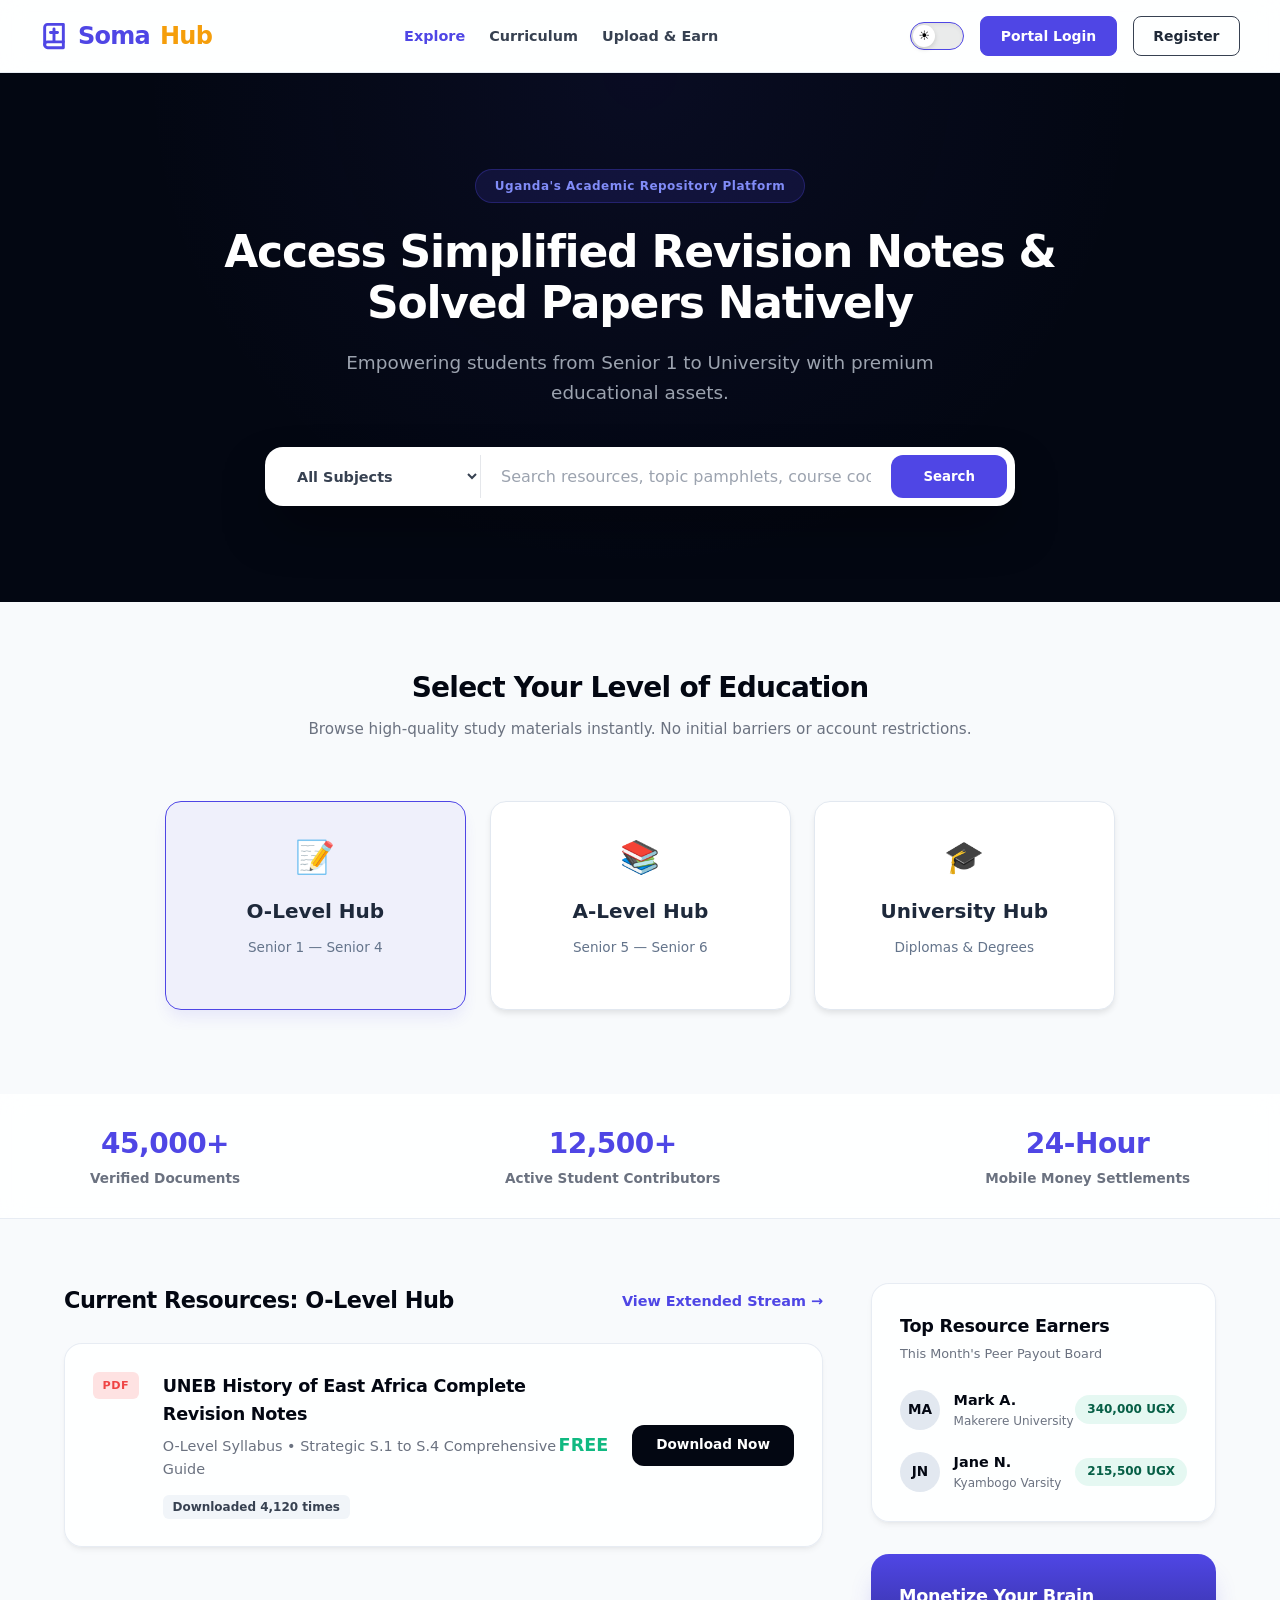
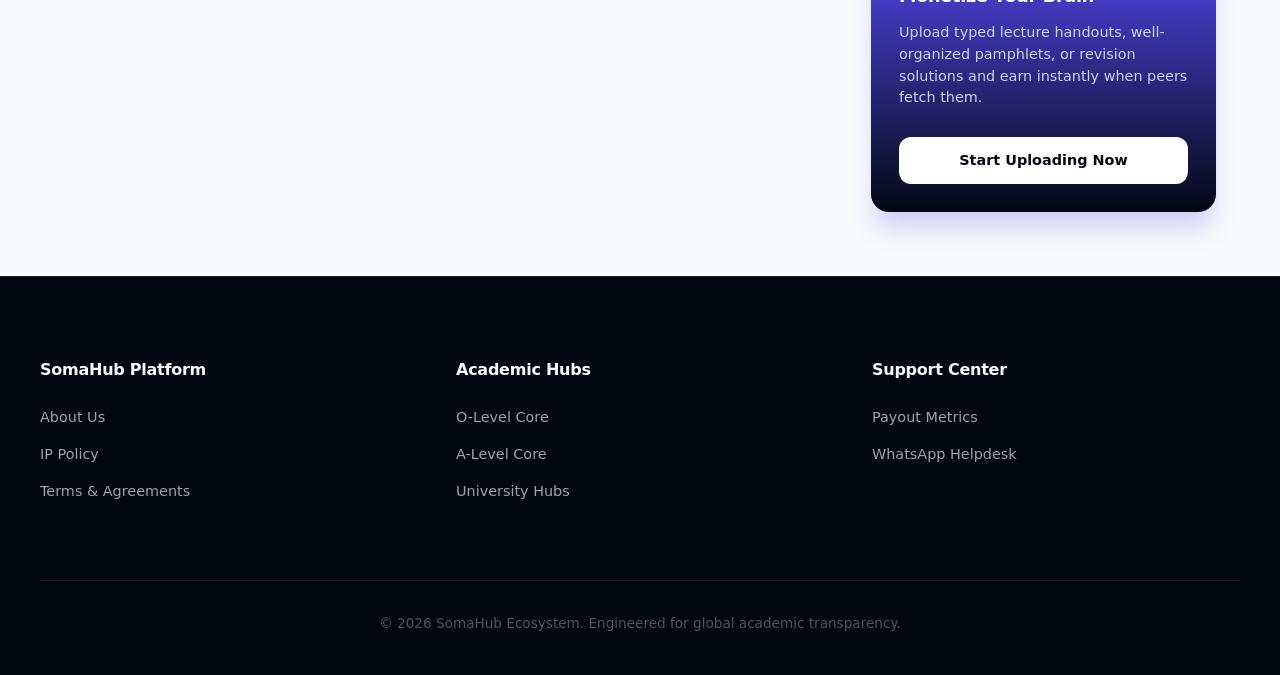
<file: index.html>
<!DOCTYPE html>
<html lang="en">

<head>
    <meta charset="UTF-8">
    <meta name="viewport" content="width=device-width, initial-scale=1.0">
    <title>SomaHub - Academic Resource Sharing Ecosystem</title>
    <link rel="stylesheet" href="style.css">
</head>

<body>

    <header class="navbar">
        <div class="logo">
            <svg class="logo-icon" xmlns="http://www.w3.org/2000/svg" viewBox="0 0 24 24" fill="none"
                stroke="currentColor" stroke-width="2.5" stroke-linecap="round" stroke-linejoin="round">
                <path d="M4 19.5A2.5 2.5 0 0 1 6.5 17H20"></path>
                <path d="M6.5 2H20v20H6.5A2.5 2.5 0 0 1 4 19.5v-15A2.5 2.5 0 0 1 6.5 2z"></path>
                <path d="M12 6v10"></path>
                <path d="M9 9h6"></path>
            </svg>
            Soma<span>Hub</span>
        </div>

        <nav class="nav-links">
            <a href="index.html" class="active">Explore</a>
            <a href="#">Curriculum</a>
            <a href="#">Upload & Earn</a>
        </nav>

        <div class="nav-actions">
            <button id="theme-toggle" class="theme-switch-btn" aria-label="Toggle Theme">
                <div class="toggle-track">
                    <div class="toggle-thumb">
                        <span class="icon-sun">☀️</span>
                        <span class="icon-moon">🌙</span>
                    </div>
                </div>
            </button>

            <a href="javascript:void(0)" class="btn-nav-action btn-login-solid" onclick="openAuthModal('login')">Portal
                Login</a>
            <a href="javascript:void(0)" class="btn-nav-action btn-register-outline"
                onclick="openAuthModal('register')">Register</a>
        </div>
    </header>

    <section class="hero-section">
        <span class="hero-badge">Uganda's Academic Repository Platform</span>
        <h1>Access Simplified Revision Notes & Solved Papers Natively</h1>
        <p>Empowering students from Senior 1 to University with premium educational assets.</p>

        <div class="search-filter">
            <select class="filter-select">
                <option>All Subjects</option>
                <option>Mathematics</option>
                <option>Physics</option>
                <option>History</option>
                <option>Computer Science</option>
            </select>
            <input type="text" placeholder="Search resources, topic pamphlets, course codes...">
            <button class="btn-primary">Search</button>
        </div>
    </section>

    <div class="main-container level-selector-section">
        <div class="section-title-center">
            <h2>Select Your Level of Education</h2>
            <p>Browse high-quality study materials instantly. No initial barriers or account restrictions.</p>
        </div>

        <div class="level-card-grid">
            <a href="results.html" class="level-toggle-card active"
                onclick="localStorage.setItem('selectedHub', 'olevel')">
                <div class="level-icon-box">📝</div>
                <h4>O-Level Hub</h4>
                <p>Senior 1 — Senior 4</p>
            </a>
            <a href="results.html" class="level-toggle-card" onclick="localStorage.setItem('selectedHub', 'alevel')">
                <div class="level-icon-box">📚</div>
                <h4>A-Level Hub</h4>
                <p>Senior 5 — Senior 6</p>
            </a>
            <a href="results.html" class="level-toggle-card"
                onclick="localStorage.setItem('selectedHub', 'university')">
                <div class="level-icon-box">🎓</div>
                <h4>University Hub</h4>
                <p>Diplomas & Degrees</p>
            </a>
        </div>
    </div>

    <section class="stats-bar">
        <div class="stats-container">
            <div class="stat-card">
                <h3>45,000+</h3>
                <p>Verified Documents</p>
            </div>
            <div class="stat-card">
                <h3>12,500+</h3>
                <p>Active Student Contributors</p>
            </div>
            <div class="stat-card">
                <h3>24-Hour</h3>
                <p>Mobile Money Settlements</p>
            </div>
        </div>
    </section>

    <main class="main-container dashboard-layout">
        <section class="main-feed">
            <div class="section-header">
                <h3 class="section-title" id="feed-title">Current Resources: O-Level Hub</h3>
                <a href="#" class="view-all-link">View Extended Stream &rarr;</a>
            </div>

            <div class="resource-list">
                <div class="resource-item" data-level="olevel">
                    <div class="resource-info">
                        <span class="file-badge pdf">PDF</span>
                        <div>
                            <h4>UNEB History of East Africa Complete Revision Notes</h4>
                            <p>O-Level Syllabus • Strategic S.1 to S.4 Comprehensive Guide</p>
                            <span class="meta-tag">Downloaded 4,120 times</span>
                        </div>
                    </div>
                    <div class="resource-action">
                        <span class="price-tag free">FREE</span>
                        <a href="#" class="btn-action">Download Now</a>
                    </div>
                </div>

                <div class="resource-item" data-level="alevel" style="display: none;">
                    <div class="resource-info">
                        <span class="file-badge pdf">PDF</span>
                        <div>
                            <h4>Pure Mathematics P425/1 Subsidized Past Paper Guides</h4>
                            <p>A-Level Core • Senior 5 & Senior 6 Calculus & Vectors</p>
                            <span class="meta-tag">Downloaded 1,850 times</span>
                        </div>
                    </div>
                    <div class="resource-action">
                        <span class="price-tag free">FREE</span>
                        <a href="#" class="btn-action">Download Now</a>
                    </div>
                </div>

                <div class="resource-item" data-level="university" style="display: none;">
                    <div class="resource-info">
                        <span class="file-badge doc">DOCX</span>
                        <div>
                            <h4>Data Structures & Algorithms - Solved Exam Guide (2025)</h4>
                            <p>University Level • Computer Science Undergraduate Coursework</p>
                            <span class="meta-tag">Downloaded 1,240 times</span>
                        </div>
                    </div>
                    <div class="resource-action">
                        <span class="price-tag premium">1,500 UGX</span>
                        <a href="document-detail.html" class="btn-action">Unlock Document</a>
                    </div>
                </div>
            </div>
        </section>

        <aside class="sidebar">
            <div class="sidebar-widget">
                <h3>Top Resource Earners</h3>
                <p class="widget-subtitle">This Month's Peer Payout Board</p>

                <div class="leaderboard">
                    <div class="leaderboard-item">
                        <div class="creator-profile">
                            <div class="avatar">MA</div>
                            <div><strong>Mark A.</strong>
                                <p>Makerere University</p>
                            </div>
                        </div>
                        <span class="badge-earning">340,000 UGX</span>
                    </div>
                    <div class="leaderboard-item">
                        <div class="creator-profile">
                            <div class="avatar">JN</div>
                            <div><strong>Jane N.</strong>
                                <p>Kyambogo Varsity</p>
                            </div>
                        </div>
                        <span class="badge-earning">215,500 UGX</span>
                    </div>
                </div>
            </div>

            <div class="sidebar-widget promo-widget">
                <h3>Monetize Your Brain</h3>
                <p>Upload typed lecture handouts, well-organized pamphlets, or revision solutions and earn instantly
                    when peers fetch them.</p>
                <a href="#" class="btn-sidebar-action">Start Uploading Now</a>
            </div>
        </aside>
    </main>

    <div id="auth-modal" class="modal-overlay">
        <div class="auth-card modal-card">
            <button class="close-modal-btn" onclick="closeAuthModal()">&times;</button>

            <div class="auth-tabs">
                <button class="tab-btn active" id="tab-login" onclick="switchModalForm('login')">Portal Login</button>
                <button class="tab-btn" id="tab-register" onclick="switchModalForm('register')">Register</button>
            </div>

            <form id="modal-form" onsubmit="handleModalSubmit(event)">
                <div class="auth-header">
                    <h3 id="modal-title">Welcome Back</h3>
                    <p id="modal-subtitle">Access premium educational assets instantly.</p>
                </div>

                <div class="form-group" id="modal-name-group" style="display: none;">
                    <label for="modal-user-name">FULL NAME</label>
                    <input type="text" id="modal-user-name" placeholder="Enter your full name">
                </div>

                <div class="form-group">
                    <label for="modal-user-email">EMAIL ADDRESS</label>
                    <input type="email" id="modal-user-email" placeholder="student@somahub.com" required>
                </div>

                <div class="form-group">
                    <div class="label-wrapper">
                        <label for="modal-user-password">PASSWORD</label>
                    </div>

                    <div class="password-wrapper">
                        <input type="password" id="modal-user-password" placeholder="••••••••" required>
                        <button type="button" id="toggle-password-btn" onclick="togglePasswordVisibility()">👁️</button>
                    </div>

                    <div style="display: flex; justify-content: flex-end; margin-top: 6px; width: 100%;">
                        <a href="#" id="modal-forgot-link" class="forgot-link">Forgot?</a>
                    </div>
                </div>

                <button type="submit" id="modal-submit-btn" class="auth-btn">Sign In</button>
            </form>
        </div>
    </div>

    <footer class="main-footer">
        <div class="footer-links-grid">
            <div>
                <h4>SomaHub Platform</h4>
                <a href="#">About Us</a>
                <a href="#">IP Policy</a>
                <a href="#">Terms & Agreements</a>
            </div>
            <div>
                <h4>Academic Hubs</h4>
                <a href="#">O-Level Core</a>
                <a href="#">A-Level Core</a>
                <a href="#">University Hubs</a>
            </div>
            <div>
                <h4>Support Center</h4>
                <a href="#">Payout Metrics</a>
                <a href="#">WhatsApp Helpdesk</a>
            </div>
        </div>
        <div class="footer-bottom">
            <p>&copy; 2026 SomaHub Ecosystem. Engineered for global academic transparency.</p>
        </div>
    </footer>

    <script>
        // ==========================================
        // 1. MULTI-LEVEL FILTER SYSTEM LOGIC
        // ==========================================
        function filterEducationLevel(level, selectedElement) {
            document.querySelectorAll('.level-toggle-card').forEach(card => card.classList.remove('active'));
            selectedElement.classList.add('active');

            const feedTitle = document.getElementById('feed-title');
            if (level === 'olevel') feedTitle.textContent = "Current Resources: O-Level Hub";
            if (level === 'alevel') feedTitle.textContent = "Current Resources: A-Level Hub";
            if (level === 'university') feedTitle.textContent = "Current Resources: University Hub";

            document.querySelectorAll('.resource-item').forEach(item => {
                if (item.getAttribute('data-level') === level) {
                    item.style.display = 'flex';
                } else {
                    item.style.display = 'none';
                }
            });
        }

        // ==========================================
        // 2. COMPREHENSIVE LIGHT/DARK THEME CONFIG
        // ==========================================
        const toggleBtn = document.getElementById('theme-toggle');
        if (localStorage.getItem('theme') === 'dark') document.body.classList.add('dark-mode');

        toggleBtn.addEventListener('click', () => {
            document.body.classList.toggle('dark-mode');
            localStorage.setItem('theme', document.body.classList.contains('dark-mode') ? 'dark' : 'light');
        });

        // ==========================================
        // 3. SECURE MODAL POPUP GATEWAY UTILITIES
        // ==========================================
        let modalMode = 'login';

        function openAuthModal(defaultMode = 'login') {
            document.getElementById('auth-modal').classList.add('open');
            switchModalForm(defaultMode);
        }

        function closeAuthModal() {
            document.getElementById('auth-modal').classList.remove('open');
        }

        function switchModalForm(mode) {
            modalMode = mode;
            const tabLogin = document.getElementById('tab-login');
            const tabRegister = document.getElementById('tab-register');
            const title = document.getElementById('modal-title');
            const subtitle = document.getElementById('modal-subtitle');
            const nameGroup = document.getElementById('modal-name-group');
            const nameInput = document.getElementById('modal-user-name');
            const forgotLink = document.getElementById('modal-forgot-link');
            const submitBtn = document.getElementById('modal-submit-btn');

            if (mode === 'register') {
                tabLogin.classList.remove('active');
                tabRegister.classList.add('active');

                title.innerText = "Create Account";
                subtitle.innerText = "Join SomaHub to access premium study materials.";
                submitBtn.innerText = "Register";

                nameGroup.style.display = "flex";
                nameInput.setAttribute('required', 'true');
                forgotLink.style.display = "none";
            } else {
                tabRegister.classList.remove('active');
                tabLogin.classList.add('active');

                title.innerText = "Welcome Back";
                subtitle.innerText = "Access premium educational assets instantly.";
                submitBtn.innerText = "Sign In";

                nameGroup.style.display = "none";
                nameInput.removeAttribute('required');
                forgotLink.style.display = "block";
            }
        }

        // ==========================================
        // 4. SECURE PASSWORD VISIBILITY TOGGLE (EYE)
        // ==========================================
        function togglePasswordVisibility() {
            const passwordInput = document.getElementById('modal-user-password');
            const toggleBtn = document.getElementById('toggle-password-btn');

            if (passwordInput.type === 'password') {
                passwordInput.type = 'text';
                toggleBtn.innerText = '🙈';
            } else {
                passwordInput.type = 'password'; // <-- TYPO CORRECTION MADE HERE FIXING APP
                toggleBtn.innerText = '👁️';
            }
        }

        function handleModalSubmit(event) {
            event.preventDefault();
            alert(modalMode === 'login' ? "Authenticating security credentials..." : "Compiling structural cloud profile...");
        }
    </script>
</body>

</html>
</file>
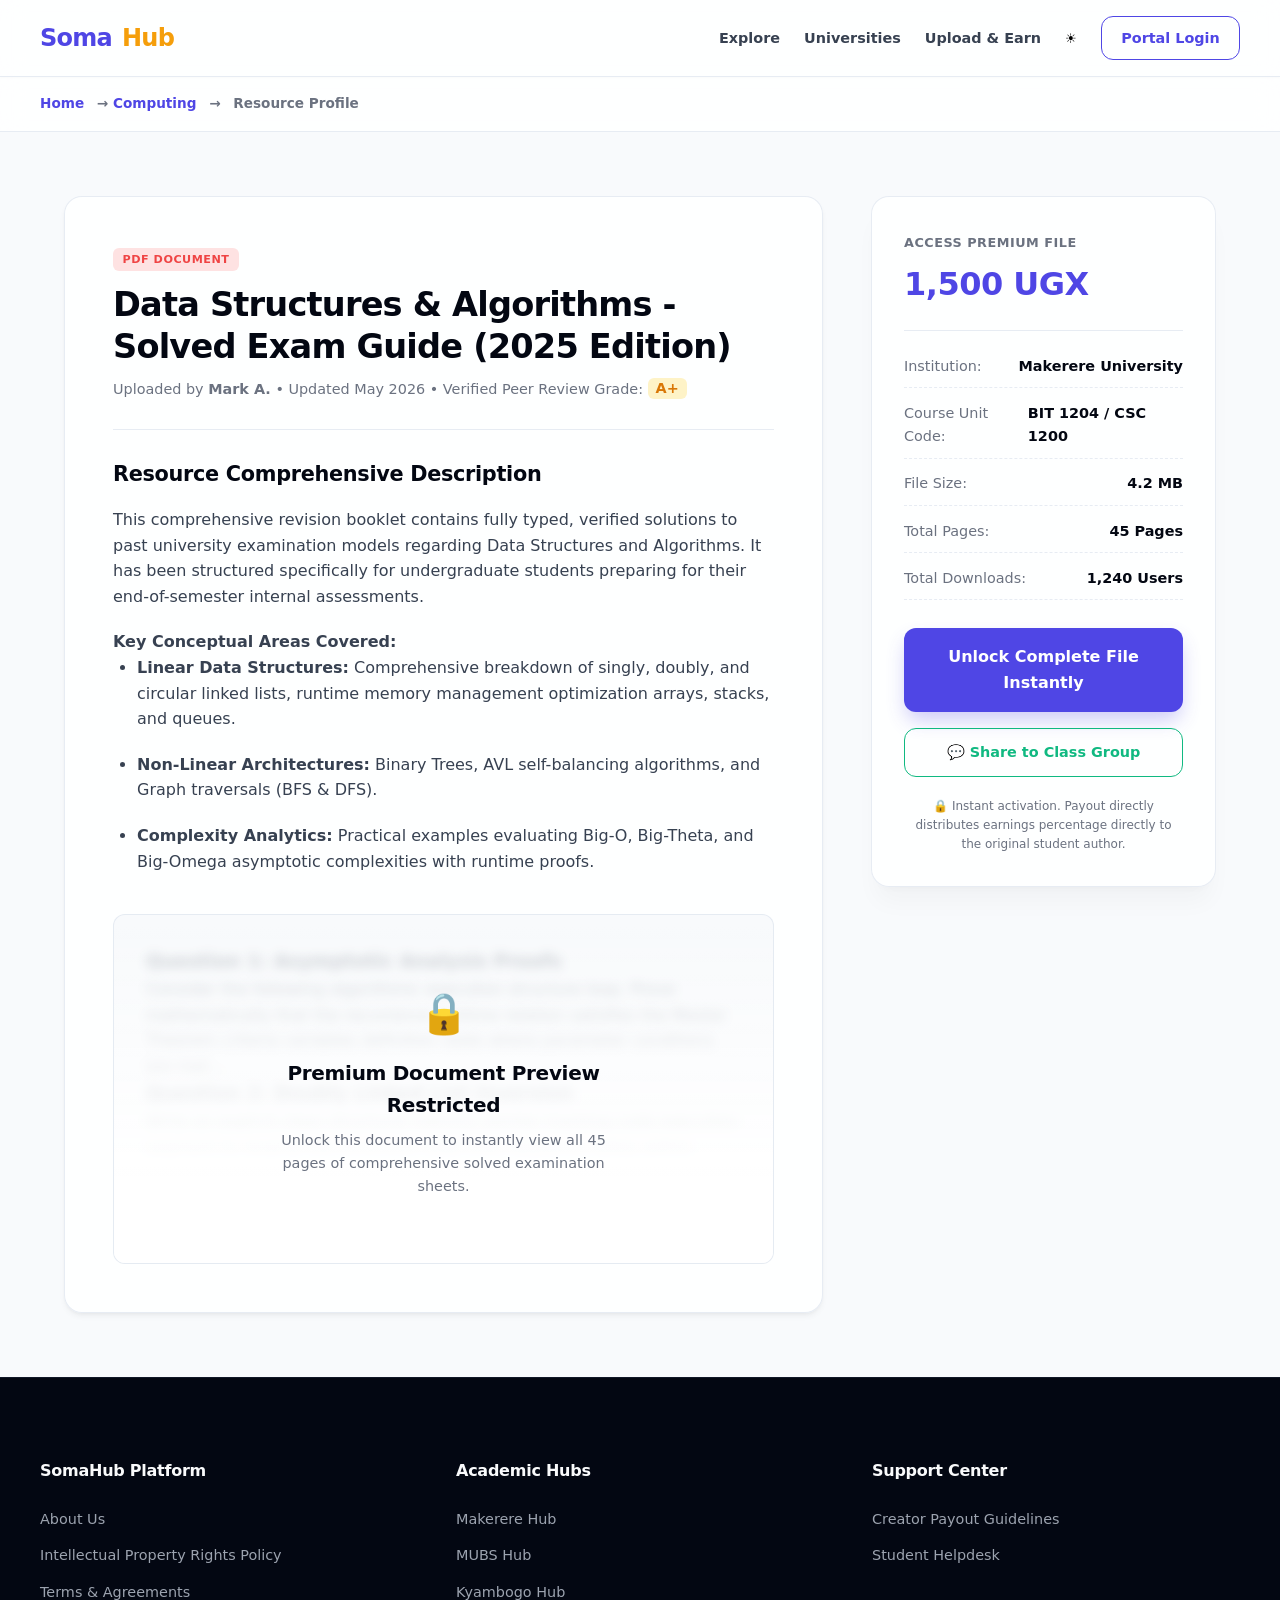
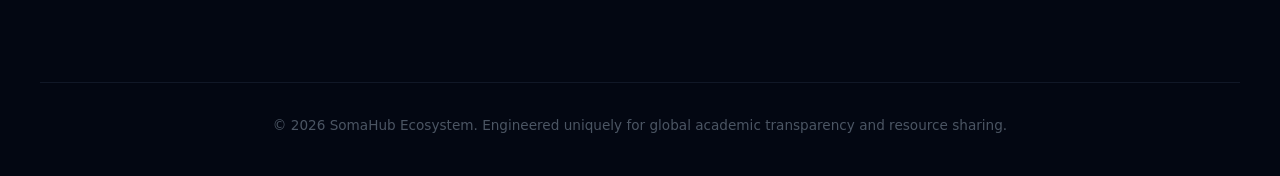
<file: detail.html>
<!DOCTYPE html>
<html lang="en">

<head>
    <meta charset="UTF-8">
    <meta name="viewport" content="width=device-width, initial-scale=1.0">
    <title>Advanced Data Structures Solutions - SomaHub</title>
    <link rel="stylesheet" href="style.css">
</head>

<body>

    <header class="navbar">
        <div class="logo">Soma<span>Hub</span></div>
        <nav class="nav-links">
            <a href="index.html">Explore</a>
            <a href="#">Universities</a>
            <a href="#">Upload & Earn</a>
            <button id="theme-toggle" class="theme-switch-btn" aria-label="Toggle Theme">
                <span class="icon-sun">☀️</span>
                <span class="icon-moon">🌙</span>
            </button>
            <a href="#" class="btn-secondary">Portal Login</a>
        </nav>
    </header>

    <div class="breadcrumb-container">
        <div class="breadcrumbs">
            <a href="index.html">Home</a> &rarr;
            <a href="#">Computing</a> &rarr;
            <span>Resource Profile</span>
        </div>
    </div>

    <main class="main-container detail-layout-grid">

        <article class="content-primary-block">
            <div class="document-header-card">
                <span class="file-badge pdf">PDF DOCUMENT</span>
                <h1>Data Structures & Algorithms - Solved Exam Guide (2025 Edition)</h1>
                <p class="document-sub-meta">Uploaded by <strong>Mark A.</strong> • Updated May 2026 • Verified Peer
                    Review Grade: <span>A+</span></p>
            </div>

            <div class="detail-description-section">
                <h3>Resource Comprehensive Description</h3>
                <p>This comprehensive revision booklet contains fully typed, verified solutions to past university
                    examination models regarding Data Structures and Algorithms. It has been structured specifically for
                    undergraduate students preparing for their end-of-semester internal assessments.</p>

                <h4>Key Conceptual Areas Covered:</h4>
                <ul>
                    <li><strong>Linear Data Structures:</strong> Comprehensive breakdown of singly, doubly, and circular
                        linked lists, runtime memory management optimization arrays, stacks, and queues.</li>
                    <li><strong>Non-Linear Architectures:</strong> Binary Trees, AVL self-balancing algorithms, and
                        Graph traversals (BFS & DFS).</li>
                    <li><strong>Complexity Analytics:</strong> Practical examples evaluating Big-O, Big-Theta, and
                        Big-Omega asymptotic complexities with runtime proofs.</li>
                </ul>
            </div>

            <div class="document-preview-box">
                <div class="preview-overlay-lock">
                    <div class="lock-card">
                        <span>🔒</span>
                        <h4>Premium Document Preview Restricted</h4>
                        <p>Unlock this document to instantly view all 45 pages of comprehensive solved examination
                            sheets.</p>
                    </div>
                </div>
                <div class="blurred-sample-content">
                    <h3>Question 1: Asymptotic Analysis Proofs</h3>
                    <p>Consider the following algorithmic execution structure loop. Prove mathematically that the
                        recurrence runtime relation satisfies the Master Theorem criteria variables definition state
                        where parameter conditions are met...</p>
                    <h3>Question 2: Doubly Linked List Inversion</h3>
                    <p>Write an explicit clean structural memory pointer tracking code execution segment to reverse the
                        structural node links sequence safely within linear runtime limits without causing stack leak
                        overflows...</p>
                </div>
            </div>
        </article>

        <aside class="content-sidebar-block">
            <div class="sticky-action-checkout-card">
                <div class="pricing-header-row">
                    <span class="checkout-label">Access Premium File</span>
                    <h2 class="checkout-price">1,500 UGX</h2>
                </div>

                <div class="file-specifications-list">
                    <div class="spec-row"><span>Institution:</span> <strong>Makerere University</strong></div>
                    <div class="spec-row"><span>Course Unit Code:</span> <strong>BIT 1204 / CSC 1200</strong></div>
                    <div class="spec-row"><span>File Size:</span> <strong>4.2 MB</strong></div>
                    <div class="spec-row"><span>Total Pages:</span> <strong>45 Pages</strong></div>
                    <div class="spec-row"><span>Total Downloads:</span> <strong>1,240 Users</strong></div>
                </div>

                <a href="#" onclick="handleResourceAccess(event, true)" class="btn-checkout-primary">Unlock Complete
                    File Instantly</a>

                <div class="alternative-share-actions">
                    <a href="https://api.whatsapp.com/send?text=Hey!%20Check%20out%20this%20Data%20Structures%20Exam%20Guide%20on%20SomaHub!%20https://somahub.com/file/1"
                        target="_blank" class="btn-sidebar-whatsapp">
                        💬 Share to Class Group
                    </a>
                </div>

                <p class="secure-checkout-guarantee-note">🔒 Instant activation. Payout directly distributes earnings
                    percentage directly to the original student author.</p>
            </div>
        </aside>

    </main>

    <div id="auth-modal" class="modal-overlay">
        <div class="modal-card">
            <button id="close-modal-btn" class="modal-close-x">&times;</button>

            <div class="modal-auth-header">
                <h3>Secure Student Access</h3>
                <p>Create a free SomaHub account or log in to unlock premium academic assets.</p>
            </div>

            <form id="auth-form" class="modal-form">
                <div class="form-group">
                    <label for="auth-email">University Email or Phone Number</label>
                    <input type="text" id="auth-email" placeholder="e.g., student@mus.ac.ug or 0700000000" required>
                </div>

                <div class="form-group">
                    <label for="auth-password">Password</label>
                    <input type="password" id="auth-password" placeholder="••••••••" required>
                </div>

                <button type="submit" class="btn-auth-submit">Authenticate Account</button>
            </form>

            <div class="modal-auth-footer">
                <p>Don't have an account? <a href="#" id="auth-toggle-link">Register here</a></p>
            </div>
        </div>
    </div>

    <footer class="main-footer">
        <div class="footer-links-grid">
            <div>
                <h4>SomaHub Platform</h4>
                <a href="#">About Us</a>
                <a href="#">Intellectual Property Rights Policy</a>
                <a href="#">Terms & Agreements</a>
            </div>
            <div>
                <h4>Academic Hubs</h4>
                <a href="#">Makerere Hub</a>
                <a href="#">MUBS Hub</a>
                <a href="#">Kyambogo Hub</a>
            </div>
            <div>
                <h4>Support Center</h4>
                <a href="#">Creator Payout Guidelines</a>
                <a href="#">Student Helpdesk</a>
            </div>
        </div>
        <div class="footer-bottom">
            <p>&copy; 2026 SomaHub Ecosystem. Engineered uniquely for global academic transparency and resource sharing.
            </p>
        </div>
    </footer>

    <script>
        // --- 1. SESSION MANAGEMENT LOGIC ---
        let isUserLoggedIn = false; // False = Guest mode, True = Signed up/Logged in

        const authModal = document.getElementById('auth-modal');
        const closeModalBtn = document.getElementById('close-modal-btn');
        const authForm = document.getElementById('auth-form');

        // Function checking access intent permissions
        function handleResourceAccess(event, isPremium) {
            if (isPremium && !isUserLoggedIn) {
                event.preventDefault(); // Intercept route action click
                authModal.classList.add('active'); // Slide open prompt window overlay
            } else {
                console.log("Access granted. Serving asset file streams safely...");
            }
        }

        // Dropdown popup window handlers
        closeModalBtn.addEventListener('click', () => authModal.classList.remove('active'));
        window.addEventListener('click', (e) => {
            if (e.target === authModal) authModal.classList.remove('active');
        });

        // Handle Login Mock Form Submission
        authForm.addEventListener('submit', (e) => {
            e.preventDefault();
            isUserLoggedIn = true; // Turn session state active
            alert("Authentication Successful! Access granted to files.");
            authModal.classList.remove('active');
        });

        // --- 2. DARK MODE SYSTEM CONTROLLER ---
        const toggleBtn = document.getElementById('theme-toggle');
        if (localStorage.getItem('theme') === 'dark') {
            document.body.classList.add('dark-mode');
        }
        toggleBtn.addEventListener('click', () => {
            document.body.classList.toggle('dark-mode');
            localStorage.setItem('theme', document.body.classList.contains('dark-mode') ? 'dark' : 'light');
        });
    </script>
</body>

</html>
</file>
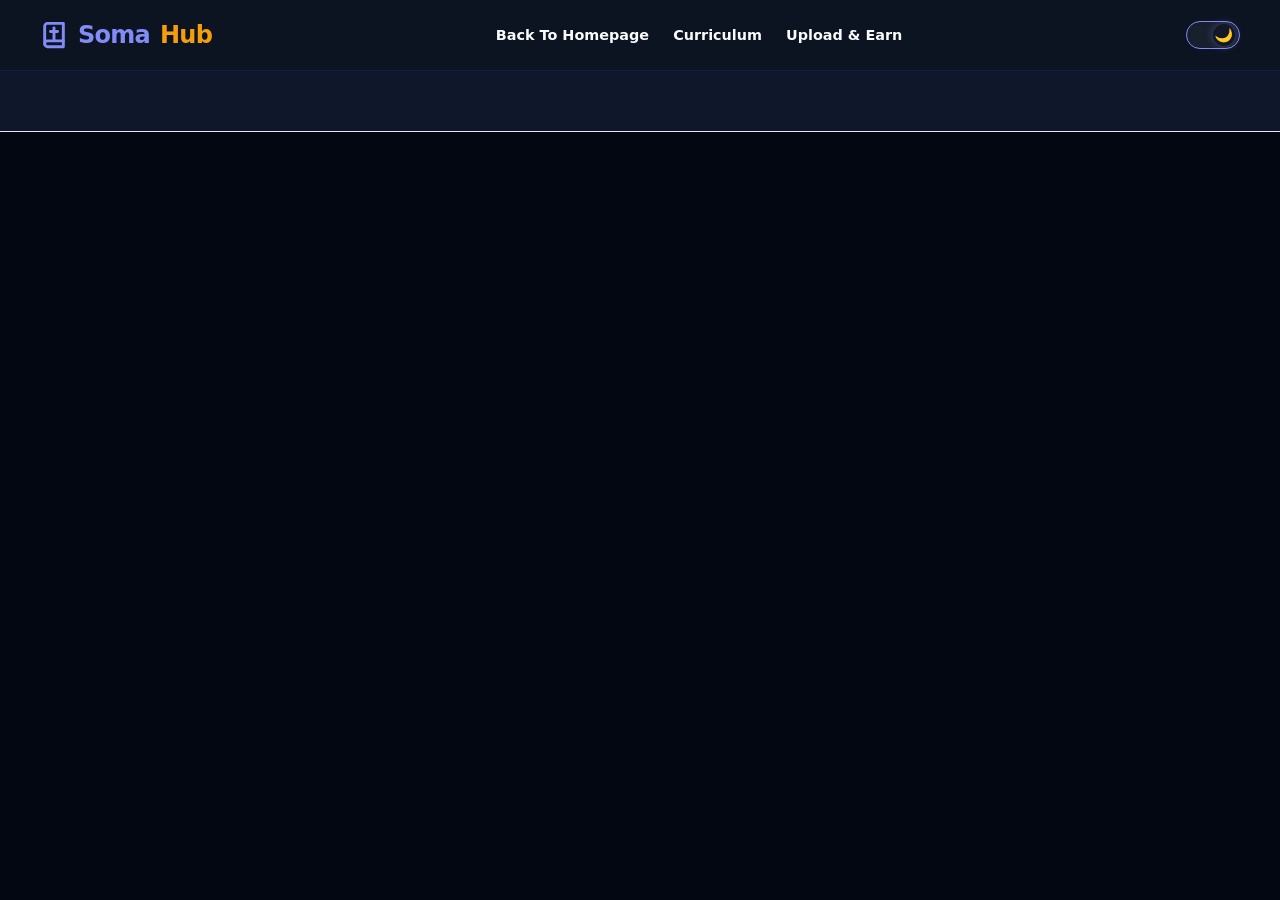
<file: results.html>
<!DOCTYPE html>
<html lang="en">

<head>
    <meta charset="UTF-8">
    <meta name="viewport" content="width=device-width, initial-scale=1.0">
    <title>SomaHub - Results</title>
    <link rel="stylesheet" href="style.css">
</head>

<body class="dark-mode">

    <header class="navbar">
        <div class="logo">
            <svg class="logo-icon" xmlns="http://www.w3.org/2000/svg" viewBox="0 0 24 24" fill="none"
                stroke="currentColor" stroke-width="2.5" stroke-linecap="round" stroke-linejoin="round">
                <path d="M4 19.5A2.5 2.5 0 0 1 6.5 17H20"></path>
                <path d="M6.5 2H20v20H6.5A2.5 2.5 0 0 1 4 19.5v-15A2.5 2.5 0 0 1 6.5 2z"></path>
                <path d="M12 6v10"></path>
                <path d="M9 9h6"></path>
            </svg>
            Soma<span>Hub</span>
        </div>

        <nav class="nav-links">
            <a href="index.html" class="active">Back To Homepage</a>
            <a href="#">Curriculum</a>
            <a href="#">Upload & Earn</a>
        </nav>

        <div class="nav-actions">
            <button id="theme-toggle" class="theme-switch-btn" aria-label="Toggle Theme">
                <div class="toggle-track">
                    <div class="toggle-thumb">
                        <span class="icon-sun">☀️</span>
                        <span class="icon-moon">🌙</span>
                    </div>
                </div>
            </button>
        </div>
    </header>

    <nav id="filter-bar" class="filter-nav"></nav>
    <div id="content-container" class="level-card-grid"></div>

    <script src="data.js"></script>
    <script src="script.js"></script>

    <script>
        // Wait for everything to load, then create the buttons
        window.addEventListener('DOMContentLoaded', () => {
            const hub = localStorage.getItem('selectedHub');
            const filterBar = document.getElementById('filter-bar');

            if (hub === 'olevel') {
                filterBar.innerHTML = `
                    <button onclick="renderResources('S1')">Senior 1</button>
                    <button onclick="renderResources('S2')">Senior 2</button>
                    <button onclick="renderResources('S3')">Senior 3</button>
                    <button onclick="renderResources('S4')">Senior 4</button>
                `;
            } else if (hub === 'alevel') {
                filterBar.innerHTML = `
                    <button onclick="renderResources('S5')">Senior 5</button>
                    <button onclick="renderResources('S6')">Senior 6</button>
                `;
            }
        });
    </script>
</body>

</html>
</file>
<file: style.css>
/* ==========================================================================
   1. Modern Design Tokens & Color Systems
   ========================================================================== */
:root {
    /* Fluid Light Theme Blueprint */
    --primary-color: #030712;
    --accent-color: #f59e0b;
    --brand-blue: #4f46e5;
    /* Vibrant Electric Indigo */
    --brand-blue-hover: #4338ca;
    --text-main: #374151;
    --text-light: #6b7280;
    --bg-light: #f8fafc;
    /* Crisp clean canvas background */
    --bg-white: rgba(255, 255, 255, 0.85);
    /* Glass base */
    --border-color: rgba(226, 232, 240, 0.8);
    --whatsapp-color: #10b981;
    --input-focus-bg: #ffffff;

    --radius-md: 12px;
    /* Smoother rounded geometry */
    --radius-lg: 18px;
    --shadow-sm: 0 4px 6px -1px rgba(0, 0, 0, 0.05), 0 2px 4px -2px rgba(0, 0, 0, 0.05);
    --shadow-lg: 0 20px 25px -5px rgba(0, 0, 0, 0.03), 0 8px 10px -6px rgba(0, 0, 0, 0.03);

    /* Dark Theme Core Blueprint */
    --dark-bg: #030712;
    --dark-card: rgba(17, 24, 39, 0.75);
    --dark-text: #f9fafb;
    --dark-border: rgba(37, 99, 235, 0.15);

    /* Scrollbar Virtual Sync */
    --sb-track: var(--bg-light);

    /* Micro Interactions & Motion System Tokens */
    --transition-fast: 0.15s ease;
    --transition-base: 0.25s ease;
    --transition-slow: 0.4s ease;
}

/* Base Level Adjustments */
* {
    margin: 0;
    padding: 0;
    box-sizing: border-box;
    font-family: 'Inter', system-ui, -apple-system, sans-serif !important;
}

body {
    background: var(--bg-light);
    color: var(--text-main);
    line-height: 1.6;
    -webkit-font-smoothing: antialiased;
    -moz-osx-font-smoothing: grayscale;
    transition: background 0.4s ease, color 0.4s ease;
}

/* ==========================================================================
   2. Premium Glassmorphic Navigation & Custom Buttons
   ========================================================================== */
.navbar {
    display: flex;
    justify-content: space-between;
    align-items: center;
    padding: 1rem 2.5rem;
    background: var(--bg-white);
    border-bottom: 1px solid var(--border-color);
    position: sticky;
    top: 0;
    z-index: 100;
    gap: 1rem;
    backdrop-filter: blur(12px);
    /* High-end glass style blur */
    -webkit-backdrop-filter: blur(12px);
    box-shadow: 0 1px 2px 0 rgba(0, 0, 0, 0.02);
    transition: background 0.3s, border-color 0.3s;
}

.logo {
    font-size: 1.5rem;
    font-weight: 800;
    color: var(--brand-blue);
    letter-spacing: -0.75px;
    flex-shrink: 0;
}

.logo span {
    color: var(--accent-color);
}

.nav-links {
    display: flex;
    align-items: center;
    gap: 1.5rem;
}

.nav-links a {
    text-decoration: none;
    font-weight: 600;
    color: var(--text-main);
    font-size: 0.9rem;
    white-space: nowrap;
    transition: color 0.2s ease;
}

.nav-links a.active,
.nav-links a:hover {
    color: var(--brand-blue);
}

.theme-switch-btn {
    background: rgba(241, 245, 249, 0.8);
    border: 1px solid var(--border-color);
    padding: 0.5rem;
    border-radius: 50%;
    cursor: pointer;
    display: flex;
    align-items: center;
    transition: background 0.2s;
}

.theme-switch-btn:hover {
    background: #e2e8f0;
}

body.dark-mode .icon-sun {
    display: block;
}

body.dark-mode .icon-moon {
    display: none;
}

.icon-sun {
    display: none;
}

.icon-moon {
    display: block;
    font-size: 0.9rem;
}

.btn-secondary {
    border: 1.5px solid var(--brand-blue);
    padding: 0.6rem 1.2rem;
    border-radius: var(--radius-md);
    background: transparent;
    color: var(--brand-blue) !important;
    font-weight: 700 !important;
    transition: all 0.2s ease;
}

.btn-secondary:hover {
    background: var(--brand-blue);
    color: #ffffff !important;
    box-shadow: 0 10px 15px -3px rgba(79, 70, 229, 0.2);
}

/* Symmetrical Navbar Register Button Layout */
.btn-register {
    display: inline-flex;
    align-items: center;
    justify-content: center;
    padding: 10px 22px !important;
    font-size: 14px !important;
    font-weight: 600 !important;
    border-radius: 8px !important;
    text-decoration: none !important;
    transition: all 0.2s ease-in-out !important;
    margin-left: 12px !important;
    cursor: pointer !important;
    background-color: transparent !important;
    color: #1e293b !important;
    border: 1px solid #cbd5e1 !important;
}

.btn-register:hover {
    background-color: #f1f5f9 !important;
    border-color: #94a3b8 !important;
}

/* ==========================================================================
   3. Modern Minimal Hero Section
   ========================================================================== */
.hero-section {
    text-align: center;
    padding: 6rem 1.5rem;
    background: radial-gradient(circle at top, rgba(79, 70, 229, 0.08) 0%, transparent 60%), #030712;
    color: #ffffff;
}

.hero-badge {
    background: rgba(79, 70, 229, 0.15);
    border: 1px solid rgba(79, 70, 229, 0.3);
    padding: 0.4rem 1.2rem;
    border-radius: 100px;
    font-size: 0.75rem;
    font-weight: 700;
    color: #818cf8;
    display: inline-block;
    margin-bottom: 1.5rem;
    letter-spacing: 0.5px;
}

.hero-section h1 {
    font-size: 2.75rem;
    font-weight: 800;
    letter-spacing: -1.2px;
    max-width: 850px;
    margin: 0 auto 1.25rem auto;
    line-height: 1.15;
}

.hero-section p {
    font-size: 1.15rem;
    color: #9ca3af;
    max-width: 650px;
    margin: 0 auto 2.5rem auto;
}

/* Unified Modern Glow Search Bar Container */
.search-filter {
    display: flex;
    max-width: 750px;
    margin: 0 auto;
    background: #ffffff;
    padding: 0.5rem;
    border-radius: var(--radius-lg);
    box-shadow: 0 25px 50px -12px rgba(0, 0, 0, 0.5);
}

.filter-select {
    padding: 0.75rem 1.25rem;
    border: none;
    background: transparent;
    color: var(--text-main);
    font-weight: 700;
    font-size: 0.9rem;
    outline: none;
    border-right: 1px solid #e5e7eb;
    cursor: pointer;
}

.search-filter input {
    flex: 1;
    padding: 0.75rem 1.25rem;
    border: none;
    outline: none;
    font-size: 1rem;
    color: #030712;
}

.search-filter input::placeholder {
    color: #9ca3af;
}

.btn-primary {
    background: var(--brand-blue);
    color: #ffffff;
    border: none;
    padding: 0.75rem 2rem;
    border-radius: var(--radius-md);
    font-weight: 700;
    cursor: pointer;
    transition: background 0.2s;
}

.btn-primary:hover {
    background: var(--brand-blue-hover);
}

/* ==========================================================================
   4. Multi-Level Education Interactive Hub Cards
   ========================================================================== */
.level-selector-section {
    margin-top: 4rem;
    margin-bottom: 2rem;
}

.section-title-center {
    text-align: center;
    margin-bottom: 2.5rem;
}

.section-title-center h2 {
    font-size: 1.75rem;
    font-weight: 800;
    color: var(--primary-color);
    letter-spacing: -0.75px;
}

.section-title-center p {
    font-size: 0.95rem;
    color: var(--text-light);
    margin-top: 0.35rem;
}

.level-card-grid {
    display: grid;
    grid-template-columns: repeat(auto-fit, minmax(240px, 1fr));
    gap: 1.5rem;
    max-width: 950px;
    margin: 0 auto;
}

.level-toggle-card {
    background: var(--bg-white);
    border: 1px solid var(--border-color);
    border-radius: var(--radius-lg);
    padding: 2rem 1.5rem;
    text-align: center;
    cursor: pointer;
    box-shadow: var(--shadow-sm);
    transition: all 0.3s cubic-bezier(0.34, 1.56, 0.64, 1);
    will-change: transform, box-shadow;
}

.level-toggle-card:hover {
    transform: translateY(-4px);
    border-color: var(--brand-blue);
    box-shadow: 0 20px 25px -5px rgba(79, 70, 229, 0.1);
}

.level-toggle-card.active {
    border-color: var(--brand-blue);
    background: rgba(79, 70, 229, 0.05);
    box-shadow: 0 10px 15px -3px rgba(79, 70, 229, 0.1);
}

.level-icon-box {
    font-size: 2rem;
    margin-bottom: 0.75rem;
}

.level-toggle-card h4 {
    font-size: 1.1rem;
    font-weight: 800;
    color: var(--primary-color);
    margin-bottom: 0.25rem;
}

.level-toggle-card p {
    font-size: 0.85rem;
    color: var(--text-light);
    font-weight: 500;
}

/* ==========================================================================
   5. Clean Metrics Stats Dashboard Row
   ========================================================================== */
.stats-bar {
    background: var(--bg-white);
    border-bottom: 1px solid var(--border-color);
    padding: 1.75rem 1rem;
    backdrop-filter: blur(12px);
    -webkit-backdrop-filter: blur(12px);
}

.stats-container {
    max-width: 1100px;
    margin: 0 auto;
    display: flex;
    justify-content: space-between;
    gap: 2rem;
    text-align: center;
}

.stat-card h3 {
    font-size: 1.75rem;
    font-weight: 800;
    color: var(--brand-blue);
    letter-spacing: -0.5px;
}

.stat-card p {
    font-size: 0.85rem;
    color: var(--text-light);
    font-weight: 600;
    margin-top: 0.1rem;
}

/* ==========================================================================
   6. Feed Layout Framework & Clean Minimal Cards
   ========================================================================== */
.main-container {
    max-width: 1200px;
    margin: 4rem auto;
    padding: 0 1.5rem;
}

.dashboard-layout {
    display: grid;
    grid-template-columns: 2.2fr 1fr;
    gap: 3rem;
}

.main-feed {
    min-width: 0;
}

.section-header {
    display: flex;
    justify-content: space-between;
    align-items: center;
    margin-bottom: 1.5rem;
}

.section-title {
    font-size: 1.4rem;
    font-weight: 800;
    color: var(--primary-color);
    letter-spacing: -0.5px;
}

.view-all-link {
    text-decoration: none;
    color: var(--brand-blue);
    font-size: 0.9rem;
    font-weight: 700;
}

.resource-list {
    display: flex;
    flex-direction: column;
    gap: 1.25rem;
}

.resource-item {
    background: var(--bg-white);
    border: 1px solid var(--border-color);
    border-radius: var(--radius-lg);
    padding: 1.75rem;
    display: flex;
    justify-content: space-between;
    align-items: center;
    box-shadow: var(--shadow-sm);
    transition: all 0.25s ease;
}

.resource-item:hover {
    border-color: rgba(79, 70, 229, 0.4);
    transform: scale(1.005);
    box-shadow: var(--shadow-lg);
}

.resource-info {
    display: flex;
    align-items: flex-start;
    gap: 1.5rem;
}

.resource-info h4 {
    font-size: 1.1rem;
    color: var(--primary-color);
    margin-bottom: 0.4rem;
    font-weight: 700;
    letter-spacing: -0.25px;
}

.resource-info p {
    font-size: 0.9rem;
    color: var(--text-light);
    margin-bottom: 0.75rem;
}

.meta-tag {
    background: #f1f5f9;
    color: var(--text-main);
    font-size: 0.75rem;
    font-weight: 600;
    padding: 0.3rem 0.6rem;
    border-radius: 6px;
}

.file-badge {
    font-size: 0.7rem;
    font-weight: 800;
    padding: 0.3rem 0.6rem;
    border-radius: 6px;
    flex-shrink: 0;
    letter-spacing: 0.5px;
}

.pdf {
    background: #fee2e2;
    color: #ef4444;
}

.doc {
    background: #e0f2fe;
    color: #0284c7;
}

.resource-action {
    display: flex;
    align-items: center;
    gap: 1.5rem;
}

.price-tag {
    font-weight: 800;
    font-size: 1.1rem;
    white-space: nowrap;
}

.price-tag.premium {
    color: var(--brand-blue);
}

.price-tag.free {
    color: #10b981;
}

.btn-action {
    text-decoration: none;
    background: #030712;
    color: #ffffff;
    padding: 0.6rem 1.5rem;
    border-radius: var(--radius-md);
    font-size: 0.85rem;
    font-weight: 700;
    white-space: nowrap;
    transition: all 0.2s ease;
}

.resource-item:hover .btn-action {
    background: var(--brand-blue);
    box-shadow: 0 10px 15px -3px rgba(79, 70, 229, 0.2);
}

/* ==========================================================================
   7. Glass Sidebar Modules
   ========================================================================== */
.sidebar {
    display: flex;
    flex-direction: column;
    gap: 2rem;
}

.sidebar-widget {
    background: var(--bg-white);
    border: 1px solid var(--border-color);
    padding: 1.75rem;
    border-radius: var(--radius-lg);
    box-shadow: var(--shadow-sm);
}

.sidebar-widget h3 {
    font-size: 1.1rem;
    font-weight: 800;
    color: var(--primary-color);
    margin-bottom: 0.25rem;
    letter-spacing: -0.25px;
}

.widget-subtitle {
    font-size: 0.8rem;
    color: var(--text-light);
    margin-bottom: 1.5rem;
    font-weight: 500;
}

.leaderboard {
    display: flex;
    flex-direction: column;
    gap: 1.25rem;
}

.leaderboard-item {
    display: flex;
    justify-content: space-between;
    align-items: center;
}

.creator-profile {
    display: flex;
    align-items: center;
    gap: 0.85rem;
}

.avatar {
    width: 40px;
    height: 40px;
    background: #e2e8f0;
    color: #030712;
    font-weight: 700;
    border-radius: 50%;
    display: flex;
    align-items: center;
    justify-content: center;
    font-size: 0.85rem;
    flex-shrink: 0;
}

.creator-profile strong {
    font-size: 0.9rem;
    color: var(--primary-color);
    display: block;
    font-weight: 700;
}

.creator-profile p {
    font-size: 0.75rem;
    color: var(--text-light);
}

.badge-earning {
    background: rgba(16, 185, 129, 0.1);
    color: #065f46;
    font-size: 0.75rem;
    font-weight: 700;
    padding: 0.3rem 0.75rem;
    border-radius: 100px;
    white-space: nowrap;
}

.promo-widget {
    background: linear-gradient(180deg, #4f46e5 0%, #030712 100%);
    color: #ffffff;
    border: none;
    box-shadow: 0 20px 25px -5px rgba(79, 70, 229, 0.25);
}

.promo-widget h3 {
    color: #ffffff;
}

.promo-widget p {
    font-size: 0.9rem;
    color: #cbd5e1;
    margin: 0.75rem 0 1.75rem 0;
    line-height: 1.5;
}

.btn-sidebar-action {
    display: block;
    text-align: center;
    text-decoration: none;
    background: #ffffff;
    color: #030712;
    font-weight: 700;
    padding: 0.75rem;
    border-radius: var(--radius-md);
    font-size: 0.9rem;
    transition: transform 0.2s;
}

.btn-sidebar-action:hover {
    transform: translateY(-2px);
}

/* ==========================================================================
   8. Premium Document Details View Layout
   ========================================================================== */
.breadcrumb-container {
    background: var(--bg-white);
    border-bottom: 1px solid var(--border-color);
    padding: 1rem 2.5rem;
    backdrop-filter: blur(12px);
    -webkit-backdrop-filter: blur(12px);
}

.breadcrumbs {
    max-width: 1200px;
    margin: 0 auto;
    font-size: 0.85rem;
    color: var(--text-light);
    font-weight: 600;
}

.breadcrumbs a {
    text-decoration: none;
    color: var(--brand-blue);
    margin-right: 0.5rem;
}

.breadcrumbs span {
    margin-left: 0.5rem;
}

.detail-layout-grid {
    display: grid;
    grid-template-columns: 2.2fr 1fr;
    gap: 3rem;
    align-items: start;
}

.content-primary-block {
    background: var(--bg-white);
    border: 1px solid var(--border-color);
    border-radius: var(--radius-lg);
    padding: 3rem;
    box-shadow: var(--shadow-sm);
}

.document-header-card h1 {
    font-size: 2.1rem;
    font-weight: 800;
    color: var(--primary-color);
    margin: 0.85rem 0 0.6rem 0;
    letter-spacing: -0.8px;
    line-height: 1.25;
}

.document-sub-meta {
    font-size: 0.9rem;
    color: var(--text-light);
    border-bottom: 1px solid var(--border-color);
    padding-bottom: 1.75rem;
    margin-bottom: 1.75rem;
    font-weight: 500;
}

.document-sub-meta span {
    background: #fef3c7;
    color: #d97706;
    font-weight: 700;
    padding: 0.15rem 0.5rem;
    border-radius: 6px;
}

.detail-description-section h3 {
    font-size: 1.3rem;
    color: var(--primary-color);
    margin-bottom: 1rem;
    letter-spacing: -0.3px;
}

.detail-description-section p,
.detail-description-section li {
    font-size: 1rem;
    color: var(--text-main);
    margin-bottom: 1.25rem;
}

.detail-description-section ul {
    margin-left: 1.5rem;
    margin-bottom: 2.5rem;
}

/* Premium Lock & Blur Visual Engine Layout */
.document-preview-box {
    position: relative;
    border: 1px solid var(--border-color);
    border-radius: var(--radius-md);
    background: #f8fafc;
    padding: 2rem;
    overflow: hidden;
    height: 350px;
}

.blurred-sample-content {
    filter: blur(5.5px);
    user-select: none;
    opacity: 0.25;
}

.preview-overlay-lock {
    position: absolute;
    top: 0;
    left: 0;
    width: 100%;
    height: 100%;
    background: linear-gradient(180deg, rgba(255, 255, 255, 0) 0%, rgba(255, 255, 255, 0.98) 75%);
    display: flex;
    align-items: center;
    justify-content: center;
    z-index: 10;
}

.lock-card {
    text-align: center;
    max-width: 400px;
    padding: 1rem;
}

.lock-card span {
    font-size: 2.5rem;
    display: block;
    margin-bottom: 0.75rem;
}

.lock-card h4 {
    font-size: 1.25rem;
    color: #030712;
    margin-bottom: 0.5rem;
    font-weight: 800;
    letter-spacing: -0.3px;
}

.lock-card p {
    font-size: 0.9rem;
    color: var(--text-light);
    font-weight: 500;
}

/* Floating Checkout Widget */
.sticky-action-checkout-card {
    background: var(--bg-white);
    border: 1px solid var(--border-color);
    border-radius: var(--radius-lg);
    padding: 2rem;
    position: sticky;
    top: 6.5rem;
    box-shadow: var(--shadow-lg);
}

.pricing-header-row {
    border-bottom: 1px solid var(--border-color);
    padding-bottom: 1.25rem;
    margin-bottom: 1.5rem;
}

.checkout-label {
    font-size: 0.8rem;
    font-weight: 700;
    color: var(--text-light);
    text-transform: uppercase;
    letter-spacing: 0.5px;
}

.checkout-price {
    font-size: 2rem;
    font-weight: 900;
    color: var(--brand-blue);
    margin-top: 0.25rem;
    letter-spacing: -0.5px;
}

.file-specifications-list {
    display: flex;
    flex-direction: column;
    gap: 0.85rem;
    margin-bottom: 1.75rem;
}

.spec-row {
    display: flex;
    justify-content: space-between;
    font-size: 0.9rem;
    border-bottom: 1px dashed var(--border-color);
    padding-bottom: 0.6rem;
}

.spec-row span {
    color: var(--text-light);
    font-weight: 500;
}

.spec-row strong {
    color: var(--primary-color);
    font-weight: 700;
}

.btn-checkout-primary {
    display: block;
    text-align: center;
    text-decoration: none;
    background: var(--brand-blue);
    color: #ffffff;
    font-weight: 700;
    padding: 1rem;
    border-radius: var(--radius-md);
    box-shadow: 0 10px 20px -3px rgba(79, 70, 229, 0.3);
    transition: background 0.2s;
}

.btn-checkout-primary:hover {
    background: var(--brand-blue-hover);
}

.alternative-share-actions {
    margin-top: 1rem;
}

.btn-sidebar-whatsapp {
    display: flex;
    align-items: center;
    justify-content: center;
    gap: 0.5rem;
    text-decoration: none;
    color: var(--whatsapp-color);
    border: 1.5px solid var(--whatsapp-color);
    padding: 0.75rem;
    border-radius: var(--radius-md);
    font-size: 0.9rem;
    font-weight: 700;
    transition: all 0.2s;
}

.btn-sidebar-whatsapp:hover {
    background: var(--whatsapp-color);
    color: #ffffff;
}

.secure-checkout-guarantee-note {
    font-size: 0.75rem;
    color: var(--text-light);
    text-align: center;
    margin-top: 1.25rem;
    font-weight: 500;
}

/* ==========================================================================
   9. Premium Backdrop Blur Popup Authentication Forms (Modals Container)
   ========================================================================== */
.modal-overlay {
    position: fixed !important;
    top: 0;
    left: 0;
    width: 100%;
    height: 100vh;
    background-color: rgba(15, 23, 42, 0.85) !important;
    backdrop-filter: blur(12px);
    -webkit-backdrop-filter: blur(12px);
    display: flex !important;
    justify-content: center;
    align-items: center;
    z-index: 99999 !important;

    /* Fallback engine supports both JS class toggles (.active and .open) */
    opacity: 0 !important;
    pointer-events: none !important;
    transition: opacity 0.25s cubic-bezier(0.4, 0, 0.2, 1);
}

.modal-overlay.active,
.modal-overlay.open {
    opacity: 1 !important;
    pointer-events: auto !important;
}

.modal-card,
.auth-card {
    background: #111827 !important;
    /* Forces premium unified dark backdrop */
    border: 1px solid #1f2937 !important;
    border-radius: var(--radius-lg);
    width: 100%;
    max-width: 440px;
    padding: 3rem 2.5rem;
    box-shadow: 0 25px 50px -12px rgba(0, 0, 0, 0.25);
    transform: scale(0.95);
    transition: transform 0.3s cubic-bezier(0.34, 1.56, 0.64, 1);
    will-change: transform;

    /* CRITICAL FIX: Creates the boundary coordinate anchor for the close-modal-btn */
    position: relative !important;
}

.modal-overlay.active .modal-card,
.modal-overlay.open .modal-card {
    transform: scale(1);
}

/* MATCHES HTML LINE 182 COMPLETELY - LOCKS X BUTTON TO TOP-RIGHT */
.close-modal-btn {
    position: absolute !important;
    top: 1.25rem !important;
    right: 1.5rem !important;
    background: transparent !important;
    border: none !important;
    font-size: 1.75rem !important;
    font-weight: 300 !important;
    color: #9ca3af !important;
    cursor: pointer !important;
    line-height: 1 !important;
    padding: 4px !important;
    z-index: 50 !important;
    transition: color var(--transition-fast), transform var(--transition-fast) !important;
}

.close-modal-btn:hover {
    color: #ef4444 !important;
    transform: scale(1.1) !important;
}

/* Symmetrical Premium Popup Tab Selectors Styling */
.auth-tabs {
    display: flex;
    gap: 0.75rem;
    margin-bottom: 1.5rem;
    border-bottom: 1px solid #374151;
    padding-bottom: 0.75rem;
}

.auth-tabs .tab-btn {
    background: #1f2937 !important;
    color: #9ca3af !important;
    border: 1px solid #374151 !important;
    padding: 0.5rem 1.25rem !important;
    border-radius: 6px !important;
    font-size: 0.85rem !important;
    font-weight: 600 !important;
    cursor: pointer !important;
    transition: all 0.2s !important;
}

.auth-tabs .tab-btn:hover {
    background: #374151 !important;
    color: #ffffff !important;
}

.auth-tabs .tab-btn.active {
    background: var(--brand-blue) !important;
    color: #ffffff !important;
    border-color: var(--brand-blue) !important;
}

.modal-auth-header {
    text-align: center;
    margin-bottom: 2.25rem;
    margin-top: 1rem;
}

.modal-auth-header h3,
.auth-header h2,
.auth-header h3 {
    font-size: 1.5rem;
    font-weight: 800;
    color: #ffffff !important;
    letter-spacing: -0.5px;
}

.modal-auth-header p,
.auth-header p {
    font-size: 0.9rem;
    color: #9ca3af !important;
    margin-top: 0.5rem;
    font-weight: 500;
}

.modal-form {
    display: flex;
    flex-direction: column;
    gap: 1.5rem;
}

.form-group {
    display: flex;
    flex-direction: column;
    gap: 0.5rem;
    width: 100%;
}

/* Flex header row prevents layout text overlap collision drops */
.label-wrapper {
    display: flex !important;
    justify-content: space-between !important;
    align-items: center !important;
    width: 100% !important;
    margin-bottom: 2px;
}

.form-group label {
    font-size: 0.8rem;
    font-weight: 700;
    color: #9ca3af !important;
    text-transform: uppercase;
    letter-spacing: 0.5px;
    margin: 0 !important;
}

.form-group input {
    padding: 0.85rem 1.25rem;
    border-radius: var(--radius-md);
    border: 1px solid #374151 !important;
    background: #1f2937 !important;
    outline: none;
    font-size: 0.95rem;
    color: #ffffff !important;
    transition: all 0.2s;
    width: 100%;
}

.form-group input:focus {
    border-color: #6366f1 !important;
    box-shadow: 0 0 0 4px rgba(99, 102, 241, 0.15);
}

.btn-auth-submit,
.auth-btn {
    background: #4f46e5 !important;
    color: #ffffff !important;
    border: none !important;
    padding: 1rem !important;
    border-radius: var(--radius-md) !important;
    font-weight: 700 !important;
    font-size: 1rem !important;
    cursor: pointer !important;
    box-shadow: 0 4px 12px rgba(79, 70, 229, 0.2) !important;
    transition: background 0.2s !important;
    width: 100%;
    margin-top: 0.5rem;
}

.btn-auth-submit:hover,
.auth-btn:hover {
    background: #4338ca !important;
}

.modal-auth-footer {
    text-align: center;
    margin-top: 1.75rem;
    font-size: 0.9rem;
    font-weight: 500;
    color: #9ca3af;
}

.modal-auth-footer a {
    color: #6366f1;
    text-decoration: none;
    font-weight: 700;
}

/* ==========================================================================
   10. Minimal Corporate Footer
   ========================================================================== */
.main-footer {
    background: #030712;
    color: #4b5563;
    padding: 5rem 2rem 2.5rem 2rem;
    border-top: 1px solid #111827;
}

.footer-links-grid {
    max-width: 1200px;
    margin: 0 auto;
    display: grid;
    grid-template-columns: repeat(auto-fit, minmax(220px, 1fr));
    gap: 3rem;
    margin-bottom: 4rem;
}

.footer-links-grid h4 {
    color: #f9fafb;
    font-size: 1rem;
    margin-bottom: 1.5rem;
    font-weight: 700;
    letter-spacing: -0.25px;
}

.footer-links-grid a {
    display: block;
    color: #9ca3af;
    text-decoration: none;
    font-size: 0.9rem;
    margin-bottom: 0.85rem;
    font-weight: 500;
}

.footer-links-grid a:hover {
    color: #ffffff;
}

.footer-bottom {
    max-width: 1200px;
    margin: 0 auto;
    border-top: 1px solid #111827;
    padding-top: 2rem;
    text-align: center;
    font-size: 0.85rem;
    font-weight: 500;
}

/* ==========================================================================
   SOMA HUB STANDALONE PREMIUM AUTH PAGES THEMING
   ========================================================================== */
.auth-container {
    display: flex;
    justify-content: center;
    align-items: center;
    min-height: 100vh;
    background: linear-gradient(135deg, #0f172a 0%, #1e1b4b 100%);
    padding: 40px 20px;
}

.accent-text {
    color: #6366f1;
}

.forgot-link,
.switch-link {
    font-size: 13px;
    color: #6366f1;
    text-decoration: none;
    font-weight: 700;
}

.forgot-link:hover,
.switch-link:hover {
    text-decoration: underline;
}

.auth-footer {
    text-align: center;
    margin-top: 24px;
    font-size: 14px;
    color: #9ca3af;
}

/* ==========================================================================
   BULLETPROOF PASSWORD FIELD INPUT WRAPPER POSITIONING
   ========================================================================== */
.password-wrapper {
    position: relative !important;
    display: block !important;
    width: 100% !important;
    border: none !important;
    padding: 0 !important;
    margin: 0 !important;
}

.password-wrapper input {
    width: 100% !important;
    /* FIXED: Uses 0.85rem vertical padding to match your email input field exactly */
    padding: 0.85rem 3.5rem 0.85rem 1.25rem !important;
    border: 1px solid #374151 !important;
    border-radius: var(--radius-md) !important;
    /* Standardized 12px curve layout */
    font-size: 0.95rem !important;

    /* CRITICAL FIX: Explicitly forces the dark background color */
    background-color: #1f2937 !important;
    color: #ffffff !important;

    outline: none !important;
    box-sizing: border-box !important;
    transition: border-color 0.2s, box-shadow 0.2s;
}

/* Adds the premium blue glow ring when you click inside to type */
.password-wrapper input:focus {
    border-color: #6366f1 !important;
    box-shadow: 0 0 0 4px rgba(99, 102, 241, 0.15) !important;
}

.password-wrapper button,
#toggle-password-btn {
    position: absolute !important;
    right: 14px !important;
    top: 50% !important;
    transform: translateY(-50%) !important;
    background: transparent !important;
    border: none !important;
    cursor: pointer !important;
    font-size: 16px !important;
    padding: 0 !important;
    margin: 0 !important;
    z-index: 5 !important;
    display: flex !important;
    align-items: center !important;
    justify-content: center !important;
}

#toggle-password-btn:hover,
.password-wrapper button:hover {
    opacity: 0.7 !important;
}

/* ==========================================================================
   11. Dark Mode Visual Engine Overrides
   ========================================================================== */
body.dark-mode {
    background: var(--dark-bg);
    color: var(--dark-text);
    --input-focus-bg: var(--dark-card);
    --sb-track: #111827;
}

body.dark-mode .navbar,
body.dark-mode .stats-bar,
body.dark-mode .sidebar-widget,
body.dark-mode .resource-item,
body.dark-mode .level-toggle-card,
body.dark-mode .breadcrumb-container,
body.dark-mode .content-primary-block,
body.dark-mode .sticky-action-checkout-card {
    background: var(--dark-card);
    border-color: var(--dark-border);
}

body.dark-mode .level-toggle-card.active {
    background: rgba(79, 70, 229, 0.1);
}

body.dark-mode .logo {
    color: #818cf8;
}

body.dark-mode .nav-links a {
    color: var(--dark-text);
}

body.dark-mode .theme-switch-btn {
    background: #111827;
    border-color: var(--dark-border);
}

body.dark-mode .section-title,
body.dark-mode .resource-info h4,
body.dark-mode .sidebar-widget h3,
body.dark-mode .creator-profile strong,
body.dark-mode .section-title-center h2,
body.dark-mode .level-toggle-card h4,
body.dark-mode .document-header-card h1,
body.dark-mode .detail-description-section h3,
body.dark-mode .lock-card h4,
body.dark-mode .spec-row strong {
    color: var(--dark-text);
}

body.dark-mode .meta-tag,
body.dark-mode .avatar {
    background: #1f2937;
    color: #d1d5db;
}

body.dark-mode .btn-action {
    background: var(--brand-blue);
}

body.dark-mode .btn-action:hover {
    background: var(--brand-blue-hover);
}

body.dark-mode .btn-secondary {
    border-color: #818cf8;
    color: #818cf8 !important;
}

body.dark-mode .btn-secondary:hover {
    background: #818cf8;
    color: #030712 !important;
}

body.dark-mode .breadcrumbs span,
body.dark-mode .detail-description-section p,
body.dark-mode .detail-description-section li {
    color: #d1d5db;
}

body.dark-mode .document-preview-box {
    background: #111827;
    border-color: var(--dark-border);
}

body.dark-mode .preview-overlay-lock {
    background: linear-gradient(180deg, rgba(3, 7, 18, 0.1) 0%, #030712 85%);
}

body.dark-mode .spec-row {
    border-color: var(--dark-border);
    color: var(--dark-text);
}

/* ==========================================================================
   12. Fully Responsive Adaptive Device Queries
   ========================================================================== */
@media (max-width: 968px) {

    .dashboard-layout,
    .detail-layout-grid {
        grid-template-columns: 1fr;
        gap: 2.5rem;
    }

    .navbar {
        padding: 1rem 1.5rem;
    }

    .search-filter {
        flex-direction: column;
        background: transparent;
        padding: 0;
        gap: 0.5rem;
        box-shadow: none;
    }

    .filter-select,
    .search-filter input {
        background: #ffffff;
        border-radius: var(--radius-md);
        border: 1px solid var(--border-color);
        width: 100%;
        padding: 0.85rem;
    }

    .stats-container {
        display: grid;
        grid-template-columns: 1fr 1fr;
        gap: 1.5rem;
    }

    .resource-item {
        flex-direction: column;
        align-items: flex-start;
        gap: 1.25rem;
    }

    .resource-action {
        width: 100%;
        justify-content: space-between;
        border-top: 1px dashed var(--border-color);
        padding-top: 1rem;
    }

    body.dark-mode .resource-action {
        border-color: var(--dark-border);
    }

    .content-primary-block {
        padding: 2rem 1.5rem;
    }

    .sticky-action-checkout-card {
        position: static;
    }
}

@media (max-width: 580px) {
    .navbar {
        flex-direction: column;
        gap: 1rem;
        align-items: center;
        padding: 1.25rem 1rem;
    }

    .nav-links {
        justify-content: center;
        width: 100%;
        gap: 1rem;
    }

    .nav-links a,
    .btn-secondary {
        font-size: 0.85rem !important;
    }

    .btn-secondary {
        padding: 0.5rem 1rem;
    }

    .hero-section h1 {
        font-size: 2rem;
        letter-spacing: -0.5px;
    }

    .stats-container {
        grid-template-columns: 1fr;
        gap: 1rem;
    }
}

/* ==========================================================================
   13. Micro Interactions, Motion System & Utilities
   ========================================================================== */
@keyframes fadeIn {
    from {
        opacity: 0;
        transform: translateY(8px);
    }

    to {
        opacity: 1;
        transform: translateY(0);
    }
}

@keyframes pulseSoft {

    0%,
    100% {
        opacity: 1;
    }

    50% {
        opacity: 0.6;
    }
}

.fade-in {
    animation: fadeIn var(--transition-slow) ease both;
}

.pulse {
    animation: pulseSoft 1.8s infinite;
}

.text-gradient {
    background: linear-gradient(135deg, var(--brand-blue) 0%, var(--accent-color) 100%);
    -webkit-background-clip: text;
    -webkit-text-fill-color: transparent;
    background-clip: text;
}

.hover-lift {
    transition: transform var(--transition-base), box-shadow var(--transition-base);
    will-change: transform, box-shadow;
    backface-visibility: hidden;
}

.hover-lift:hover {
    transform: translateY(-4px);
    box-shadow: var(--shadow-lg);
}

/* ==========================================================================
   14. Accessibility Enhancements
   ========================================================================== */
:focus-visible {
    outline: 3px solid rgba(79, 70, 229, 0.5);
    outline-offset: 3px;
    border-radius: 8px;
}

@media (prefers-reduced-motion: reduce) {
    * {
        animation: none !important;
        transition: none !important;
        scroll-behavior: auto !important;
    }
}

/* ==========================================================================
   15. Loading Skeleton System
   ========================================================================== */
.skeleton {
    background: linear-gradient(90deg,
            rgba(226, 232, 240, 0.6) 25%,
            rgba(241, 245, 249, 0.9) 37%,
            rgba(226, 232, 240, 0.6) 63%);
    background-size: 400% 100%;
    animation: skeleton-loading 1.2s ease infinite;
    border-radius: var(--radius-md);
}

@keyframes skeleton-loading {
    0% {
        background-position: 100% 50%;
    }

    100% {
        background-position: 0 50%;
    }
}

/* ==========================================================================
   16. Toast Notifications (Simple System)
   ========================================================================== */
.toast-container {
    position: fixed;
    bottom: 1.5rem;
    right: 1.5rem;
    display: flex;
    flex-direction: column;
    gap: 0.75rem;
    z-index: 2000;
}

.toast {
    background: var(--bg-white);
    border: 1px solid var(--border-color);
    padding: 0.9rem 1.2rem;
    border-radius: var(--radius-md);
    box-shadow: var(--shadow-lg);
    font-size: 0.9rem;
    font-weight: 600;
    color: var(--primary-color);
    min-width: 240px;
    animation: fadeIn var(--transition-base) ease;
}

.toast.success {
    border-left: 4px solid #10b981;
}

.toast.error {
    border-left: 4px solid #ef4444;
}

/* ==========================================================================
   17. Scrollbar Styling (Modern Browsers)
   ========================================================================== */
::-webkit-scrollbar {
    width: 10px;
}

::-webkit-scrollbar-track {
    background: var(--sb-track);
    transition: background 0.3s ease;
}

::-webkit-scrollbar-thumb {
    background: rgba(79, 70, 229, 0.4);
    border-radius: 10px;
}

::-webkit-scrollbar-thumb:hover {
    background: rgba(79, 70, 229, 0.7);
}

/* ==========================================================================
   FINAL NAVBAR BUTTONS VISUAL PATCH
   ========================================================================== */
.btn-nav-action {
    display: inline-flex !important;
    align-items: center !important;
    justify-content: center !important;
    padding: 8px 20px !important;
    /* Perfect matching layout size */
    font-size: 14px !important;
    font-weight: 700 !important;
    text-decoration: none !important;
    border-radius: 8px !important;
    /* Smooth matching curve */
    white-space: nowrap !important;
    cursor: pointer !important;
    transition: all 0.2s ease-in-out !important;
}

/* PORTAL LOGIN: Solid Purple/Indigo Button */
.btn-nav-action.btn-login-solid {
    background-color: #4f46e5 !important;
    color: #ffffff !important;
    border: 1.5px solid #4f46e5 !important;
}

.btn-nav-action.btn-login-solid:hover {
    background-color: #4338ca !important;
    border-color: #4338ca !important;
    box-shadow: 0 4px 12px rgba(79, 70, 229, 0.3) !important;
}

/* REGISTER: Outlined Translucent Button */
.btn-nav-action.btn-register-outline {
    background-color: transparent !important;
    color: #ffffff !important;
    border: 1.5px solid #374151 !important;
    /* Elegant thin matching ring */
}

.btn-nav-action.btn-register-outline:hover {
    background-color: #1f2937 !important;
    border-color: #ffffff !important;
}

/* ==========================================================================
   18. MOBILE RESPONSIVENESS PATCH FOR SOMA_HUB HEADER
   ========================================================================== */
@media screen and (max-width: 992px) {

    /* 1. Allows the navbar container to expand naturally if wrapped */
    .navbar {
        padding: 1rem 4% !important;
        flex-wrap: wrap !important;
        gap: 1rem !important;
    }

    /* 2. Drops the link menu items below the logo nicely or lets them breathe */
    .nav-links {
        gap: 1.25rem !important;
        width: 100% !important;
        justify-content: space-between !important;
    }
}

@media screen and (max-width: 640px) {

    /* 3. Stacks the navigation bar items vertically so they never clip */
    .navbar {
        flex-direction: column !important;
        align-items: center !important;
        text-align: center !important;
        gap: 0.85rem !important;
    }

    /* 4. Lines up your core menu links nicely on mobile viewports */
    .nav-links {
        flex-direction: row !important;
        flex-wrap: wrap !important;
        justify-content: center !important;
        gap: 1rem !important;
        width: 100% !important;
    }

    /* 5. Makes your primary button pairs sit nicely together down the middle */
    .btn-nav-action {
        padding: 0.55rem 1rem !important;
        font-size: 0.85rem !important;
    }
}

/* ==========================================================================
   19. MASTER SOMA_HUB RESPONSIVE ENGINE PATCH
   ========================================================================== */

/* Triggers when layout starts running out of side-by-side room */
@media screen and (max-width: 992px) {
    .navbar {
        padding: 0.85rem 4% !important;
        flex-direction: row !important;
        justify-content: space-between !important;
        align-items: center !important;
        flex-wrap: nowrap !important;
    }

    /* Keeps your links and core layout inline but tightens text gaps */
    .nav-links {
        gap: 1rem !important;
    }

    .nav-links a {
        font-size: 0.85rem !important;
    }

    /* Shrinks button sizing slightly on smaller viewports */
    .btn-nav-action {
        padding: 0.5rem 1rem !important;
        font-size: 0.8rem !important;
    }
}

/* Perfect alignment layout for small phone screens */
@media screen and (max-width: 680px) {
    .navbar {
        flex-direction: column !important;
        /* Centers elements neatly */
        gap: 0.75rem !important;
        padding: 1rem 2% !important;
    }

    .nav-links {
        display: flex !important;
        flex-direction: row !important;
        flex-wrap: wrap !important;
        /* Allows small links to bundle safely */
        justify-content: center !important;
        align-items: center !important;
        gap: 0.75rem !important;
        width: 100% !important;
    }

    /* FORCES THE BUTTONS TO SIT PERFECTLY SIDE-BY-SIDE ON PHONES */
    .btn-nav-action {
        flex: 1 !important;
        max-width: 130px !important;
        /* Prevents stretching into large blocky shapes */
        padding: 0.5rem 0.85rem !important;
        font-size: 0.8rem !important;
        text-align: center !important;
    }

    /* FIXES REGISTRATION BOX TRANSPARENCY IN LIGHT THEME MODES */
    .btn-nav-action.btn-register-outline {
        background-color: rgba(0, 0, 0, 0.05) !important;
        border-color: #4f46e5 !important;
        color: #4f46e5 !important;
    }

    body.dark-mode .btn-nav-action.btn-register-outline {
        background-color: transparent !important;
        border-color: #818cf8 !important;
        color: #818cf8 !important;
    }
}

/* ==========================================================================
   20. COMPLETE RESPONSIVE DESIGN ENGINE & THEME PATCH
   ========================================================================== */

/* Universal Layout Rules for the Actions Group Container */
.nav-actions {
    display: flex !important;
    align-items: center !important;
    gap: 1rem !important;
}

/* Tablet Layout Constraints */
@media screen and (max-width: 992px) {
    .navbar {
        padding: 0.85rem 4% !important;
    }

    .nav-links {
        gap: 1rem !important;
    }

    .nav-links a {
        font-size: 0.85rem !important;
    }

    .nav-actions {
        gap: 0.75rem !important;
    }

    .btn-nav-action {
        padding: 0.5rem 1rem !important;
        font-size: 0.8rem !important;
    }
}

/* Perfect Grid Breakdown for Small Mobile Phone Screens */
@media screen and (max-width: 680px) {
    .navbar {
        flex-direction: column !important;
        /* Stacks layout elements cleanly */
        gap: 0.85rem !important;
        padding: 1rem 3% !important;
        text-align: center !important;
    }

    /* Centers navigation page text links down the middle */
    .nav-links {
        width: 100% !important;
        justify-content: center !important;
        gap: 1.25rem !important;
        margin-bottom: 0.25rem !important;
    }

    /* Forces your theme switch and buttons inline side-by-side */
    .nav-actions {
        width: 100% !important;
        display: flex !important;
        flex-direction: row !important;
        justify-content: center !important;
        align-items: center !important;
        gap: 0.5rem !important;
        flex-wrap: nowrap !important;
        /* FORCES the moon/sun icon inline */
    }

    /* Locks button sizes perfectly on mobile so they never break rows */
    .btn-nav-action {
        flex: 1 !important;
        max-width: 120px !important;
        padding: 0.5rem 0.75rem !important;
        font-size: 0.8rem !important;
        text-align: center !important;
    }

    /* Keeps Register outline highly readable in Light Theme Mode views */
    .btn-nav-action.btn-register-outline {
        background-color: rgba(0, 0, 0, 0.03) !important;
        border-color: #4f46e5 !important;
        color: #4f46e5 !important;
    }

    body.dark-mode .btn-nav-action.btn-register-outline {
        background-color: transparent !important;
        border-color: #818cf8 !important;
        color: #818cf8 !important;
    }
}

/* ==========================================================================
   21. MODERNIZED THEME SWITCHER TOGGLE
   ========================================================================== */
.theme-switch-btn {
    background: transparent !important;
    border: none !important;
    padding: 0 !important;
    cursor: pointer !important;
    display: flex !important;
    align-items: center !important;
    justify-content: center !important;
    outline: none !important;
}

/* The outer capsule pills track */
.theme-switch-btn .toggle-track {
    width: 54px !important;
    height: 28px !important;
    background-color: rgba(0, 0, 0, 0.08) !important;
    /* Subtle gray inside Light Mode */
    border: 1.5px solid #4f46e5 !important;
    border-radius: 30px !important;
    position: relative !important;
    transition: all 0.3s cubic-bezier(0.4, 0, 0.2, 1) !important;
    box-shadow: inset 0 2px 4px rgba(0, 0, 0, 0.06) !important;
}

/* Dark Mode Track color change */
body.dark-mode .theme-switch-btn .toggle-track {
    background-color: rgba(255, 255, 255, 0.05) !important;
    border-color: #818cf8 !important;
}

/* The sliding circle inside the pill track */
.theme-switch-btn .toggle-thumb {
    width: 22px !important;
    height: 22px !important;
    background: #ffffff !important;
    border-radius: 50% !important;
    position: absolute !important;
    top: 1.5px !important;
    left: 2px !important;
    /* Default left-aligned position in Light Mode */
    display: flex !important;
    align-items: center !important;
    justify-content: center !important;
    font-size: 13px !important;
    box-shadow: 0 2px 5px rgba(0, 0, 0, 0.15) !important;
    transition: all 0.3s cubic-bezier(0.4, 0, 0.2, 1) !important;
}

/* Dark Mode Sliding Shift & Glow */
body.dark-mode .theme-switch-btn .toggle-thumb {
    left: 26px !important;
    /* Smoothly slides to the right side on dark mode */
    background: #111827 !important;
    /* Dark internal canvas background */
    box-shadow: 0 0 10px rgba(129, 140, 248, 0.4) !important;
}

/* Icon visibility styling controls */
.theme-switch-btn .icon-sun {
    display: block !important;
}

.theme-switch-btn .icon-moon {
    display: none !important;
}

/* Swap icons cleanly using standard CSS triggers */
body.dark-mode .theme-switch-btn .icon-sun {
    display: none !important;
}

body.dark-mode .theme-switch-btn .icon-moon {
    display: block !important;
    transform: rotate(15deg);
}

/* Subtle hover pop effect */
.theme-switch-btn:hover .toggle-track {
    transform: scale(1.03);
}

/* ==========================================================================
   22. LIGHT THEME REGISTER BUTTON TEXT CONTRAST FIX
   ========================================================================== */
/* Default Light Mode State (When body DOES NOT have the .dark-mode class) */
body:not(.dark-mode) .btn-nav-action.btn-register-outline {
    color: #1f2937 !important;
    /* Deep slate/black text color for crisp visibility */
    border-color: #374151 !important;
    /* Defined dark border frame */
}

/* Hover state for Light Mode */
body:not(.dark-mode) .btn-nav-action.btn-register-outline:hover {
    background-color: rgba(0, 0, 0, 0.05) !important;
    /* Soft dark hover hint tint */
    color: #000000 !important;
    border-color: #000000 !important;
}

/* Forces form elements to inherit your page font instead of browser defaults */
input,
button,
select,
textarea,
a {
    font-family: inherit !important;
}

/* ==========================================================================
   23. PREMIUM BRAND LOGO ICON ALIGNMENT
   ========================================================================== */
.logo {
    display: inline-flex !important;
    align-items: center !important;
    gap: 10px !important;
    /* Perfect breathing room between icon and text */
    font-weight: 800 !important;
    font-size: 1.5rem !important;
    cursor: pointer;
}

/* Styles the premium vector icon */
.logo-icon {
    width: 28px !important;
    height: 28px !important;
    color: #4f46e5 !important;
    /* Matches your beautiful solid indigo theme */
    transition: transform 0.3s ease, color 0.3s ease !important;
}

/* Smooth hover micro-interaction effect */
.logo:hover .logo-icon {
    transform: translateY(-2px) rotate(-5deg);
    /* Subtle playful academic pop */
    color: #4338ca !important;
}

/* Dark mode adjustment for the logo icon glow */
body.dark-mode .logo-icon {
    color: #818cf8 !important;
    /* Vibrant indigo glow for dark canvases */
}

/* Styling for the Filter Buttons area */
.filter-nav {
    display: flex;
    justify-content: center;
    gap: 15px;
    padding: 20px;
    background: var(--bg-white);
    border-bottom: 1px solid #e5e7eb;
}

.filter-nav button {
    padding: 10px 20px;
    border-radius: 8px;
    border: 1px solid #4f46e5;
    background: transparent;
    color: #4f46e5;
    font-weight: 600;
    cursor: pointer;
    transition: 0.3s;
}

.filter-nav button:hover {
    background: #4f46e5;
    color: white;
}

/* Styling for the content area */
.resource-grid {
    display: grid;
    grid-template-columns: repeat(auto-fill, minmax(280px, 1fr));
    gap: 20px;
    padding: 40px;
}

/* Removes the ugly blue underline and default link styling */
.level-card-grid a {
    text-decoration: none;
    /* Removes the underline */
    color: inherit;
    /* Keeps your text color (white/gray) */
    display: block;
    /* Ensures the card maintains its shape */
    transition: transform 0.3s ease;
}

/* Optional: Add a nice hover effect since they are now links */
.level-card-grid a:hover {
    transform: scale(1.02);
}

/* Make the Filter Bar look like a sophisticated menu */
.filter-nav {
    display: flex;
    justify-content: center;
    /* This centers your buttons */
    gap: 20px;
    /* Adds breathing room between buttons */
    padding: 30px 0;
    /* Makes the bar feel 'taller' and more spacious */
    background-color: #f8fafc;
    /* Subtle light gray to separate from content */
}

.filter-nav button {
    padding: 15px 30px;
    /* Makes the buttons larger */
    font-size: 1.1rem;
    /* Makes the text easier to read */
    border-radius: 10px;
    border: 2px solid #4f46e5;
    background: white;
    cursor: pointer;
    transition: all 0.3s ease;
}

.filter-nav button:hover {
    background: #4f46e5;
    color: white;
    transform: translateY(-2px);
}

/* --- Filter Buttons Styling --- */
.filter-nav {
    display: flex;
    justify-content: center;
    gap: 15px;
    padding: 30px;
    background: #0f172a;
    /* Dark background to match your homepage */
}

.filter-nav button {
    padding: 12px 25px;
    background: transparent;
    color: #ffffff;
    border: 1px solid #4f46e5;
    border-radius: 8px;
    cursor: pointer;
    font-weight: 600;
    transition: 0.3s;
}

.filter-nav button:hover {
    background: #4f46e5;
}

/* --- Card & Download Button Styling --- */
.level-toggle-card {
    background: #1a1f2e;
    color: white;
    padding: 24px;
    border-radius: 12px;
    border: 1px solid #334155;
    text-align: center;
    width: 90%;
    max-width: 400px;
    margin: 20px auto;
    box-shadow: 0 10px 15px -3px rgba(0, 0, 0, 0.3);
}

.download-btn {
    display: inline-block;
    margin-top: 15px;
    padding: 10px 20px;
    background-color: #4f46e5;
    color: white;
    text-decoration: none;
    border-radius: 6px;
    font-size: 0.9rem;
    font-weight: bold;
}

/* Update your button styles in style.css to match */
.filter-nav button,
.download-btn {
    padding: 12px 25px;
    border-radius: 8px;
    font-weight: 600;
    cursor: pointer;
    transition: all 0.3s ease;
    text-decoration: none;
    border: none;
}

/* Specific look for the Senior buttons */
.filter-nav button {
    background-color: #1e293b;
    /* Dark navy */
    color: white;
    border: 1px solid #4f46e5;
}

.filter-nav button:hover {
    background-color: #4f46e5;
    /* The 'SomaHub' blue */
}

.download-btn {
    display: inline-block;
    padding: 12px 24px;
    background-color: #4f46e5;
    /* Consistent SomaHub Purple */
    color: #ffffff;
    text-decoration: none;
    border-radius: 8px;
    font-weight: 600;
    transition: background-color 0.2s;
}

.download-btn:hover {
    background-color: #4338ca;
    /* Darker purple on hover */
}

/* Styling for the individual result cards */
.level-toggle-card {
    background-color: #ffffff;
    /* Keeping it white or slightly off-white */
    border: 1px solid #e2e8f0;
    /* Subtle border */
    border-radius: 16px;
    padding: 30px;
    width: 100%;
    max-width: 450px;
    /* Limits the width for better readability */
    margin: 20px auto;
    text-align: center;
    box-shadow: 0 4px 6px -1px rgba(0, 0, 0, 0.1);
    transition: transform 0.2s ease, box-shadow 0.2s ease;
}

.level-toggle-card:hover {
    transform: translateY(-5px);
    box-shadow: 0 10px 15px -3px rgba(0, 0, 0, 0.1);
}

/* Enhancing the typography */
.level-toggle-card h4 {
    margin: 0 0 10px 0;
    font-size: 1.25rem;
    color: #1e293b;
}

.level-toggle-card p {
    color: #64748b;
    margin-bottom: 20px;
}

/* This centers your "Coming Soon" message */
.empty-msg {
    display: flex;
    justify-content: center;
    /* Horizontal center */
    align-items: center;
    /* Vertical center */
    height: 60vh;
    /* Takes up 60% of the screen height */
    font-size: 1.5rem;
    color: #94a3b8;
    /* A nice muted grey */
    text-align: center;
}
/* --- The Buttons (Neutral when idle, Blue when active) --- */
#filter-bar button {
    background-color: #334155;
    /* Neutral dark grey background */
    color: #f8fafc;
    /* Light text */
    border: 1px solid #475569;
    /* Subtle border */
    padding: 16px 32px;
    border-radius: 12px;
    cursor: pointer;
    font-size: 16px;
    font-weight: 600;
    transition: all 0.3s ease;
    /* Smooth transition for the color change */
    box-shadow: 0 4px 6px rgba(0, 0, 0, 0.1);
}

/* --- The Hover/Click Effect --- */
#filter-bar button:hover,
#filter-bar button:active {
    background-color: #2563eb;
    /* Only turns blue when interacting */
    border-color: #3b82f6;
    transform: translateY(-2px);
    /* Slight 'lift' when you touch it */
}

/* --- Mobile Specific Grid --- */
@media (max-width: 600px) {
    #filter-bar {
        display: grid;
        grid-template-columns: 1fr 1fr;
        gap: 12px;
    }

    #filter-bar button {
        padding: 20px 10px;
        font-size: 15px;
    }
}
/* Mobile adjustments for your modal */
@media (max-width: 768px) {
    .modal-content {
        width: 90%;          /* Don't hit the edges of the screen */
        padding: 20px;       /* More space inside the box */
        margin: 10% auto;    /* Center vertically with a bit of space */
    }

    /* Make input fields touch-friendly */
    input[type="text"], 
    input[type="email"], 
    input[type="password"] {
        padding: 15px;       /* Taller inputs are easier to tap */
        font-size: 16px;     /* Prevents iOS from zooming in on focus */
        width: 100%;
        box-sizing: border-box; /* Ensures padding doesn't break the width */
    }

    .register-btn {
        width: 100%;         /* Full width button */
        padding: 15px;       /* Larger touch target */
    }
}
</file>
